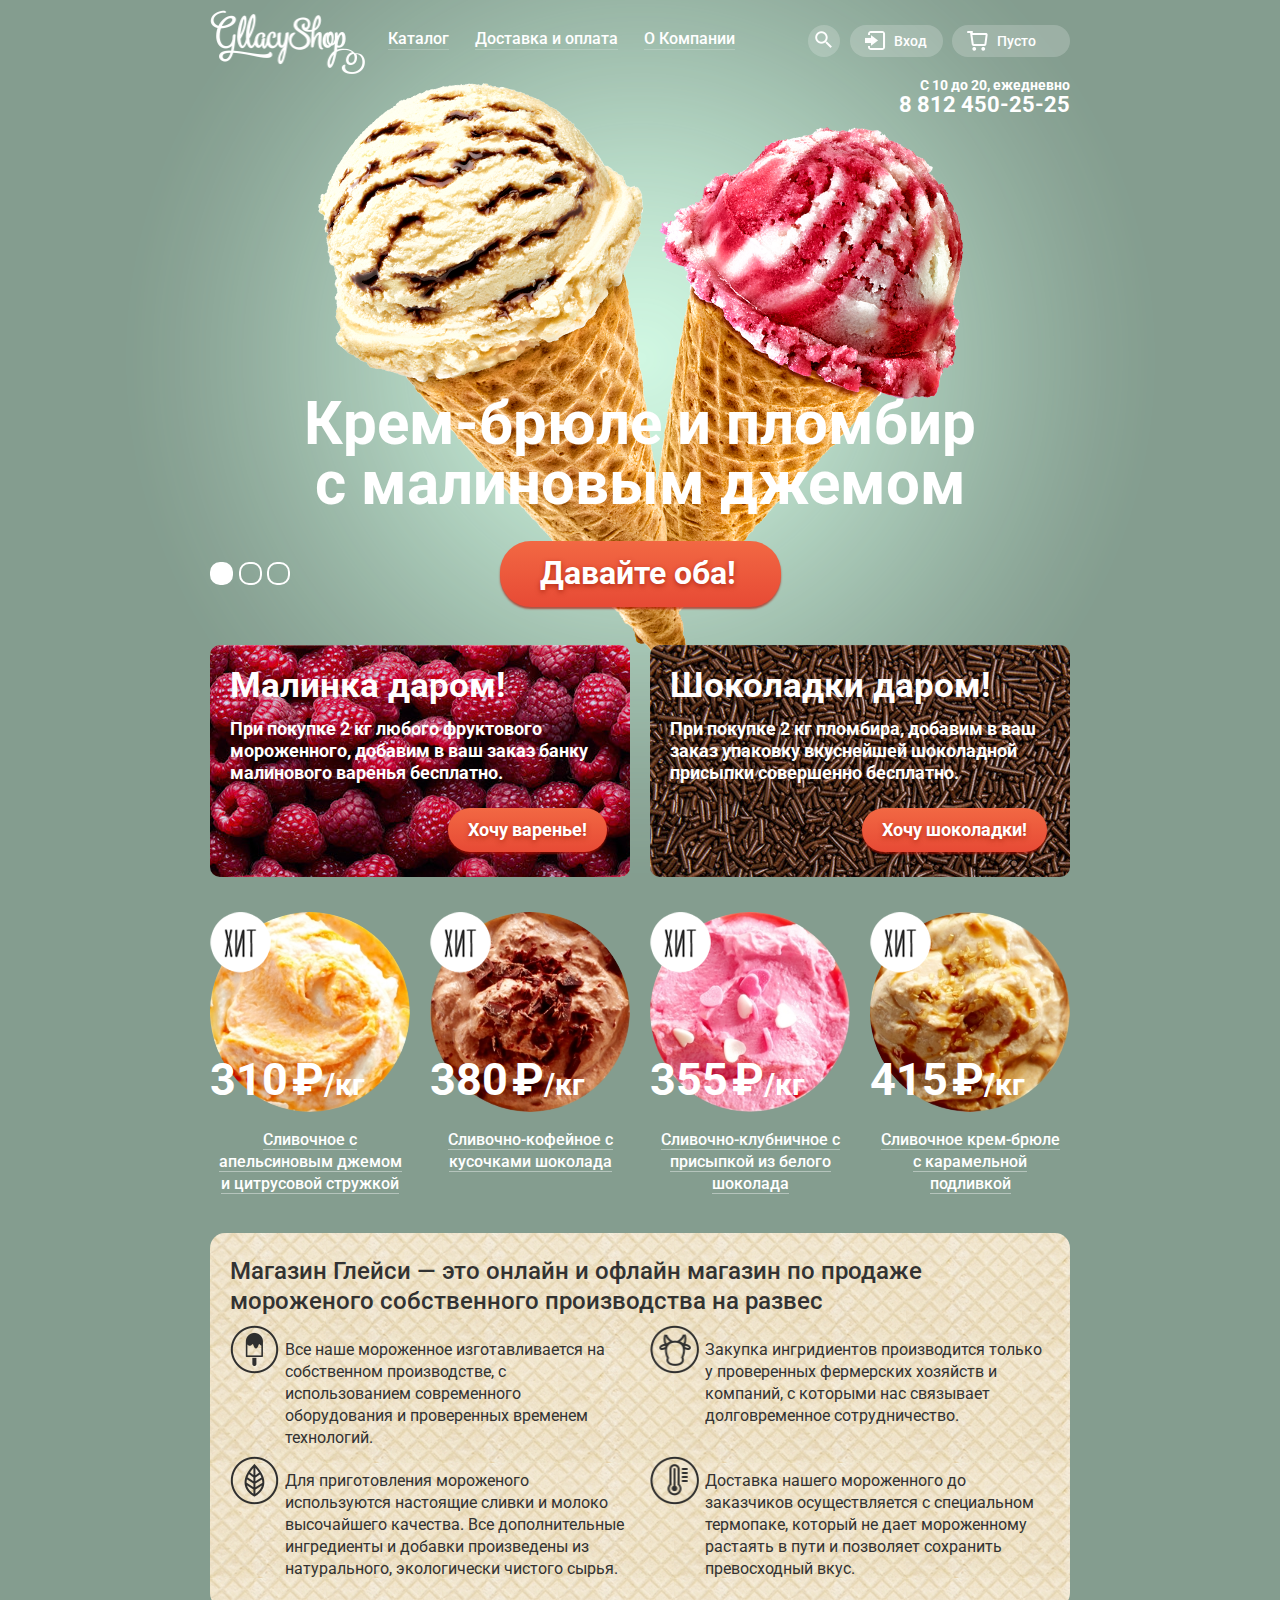
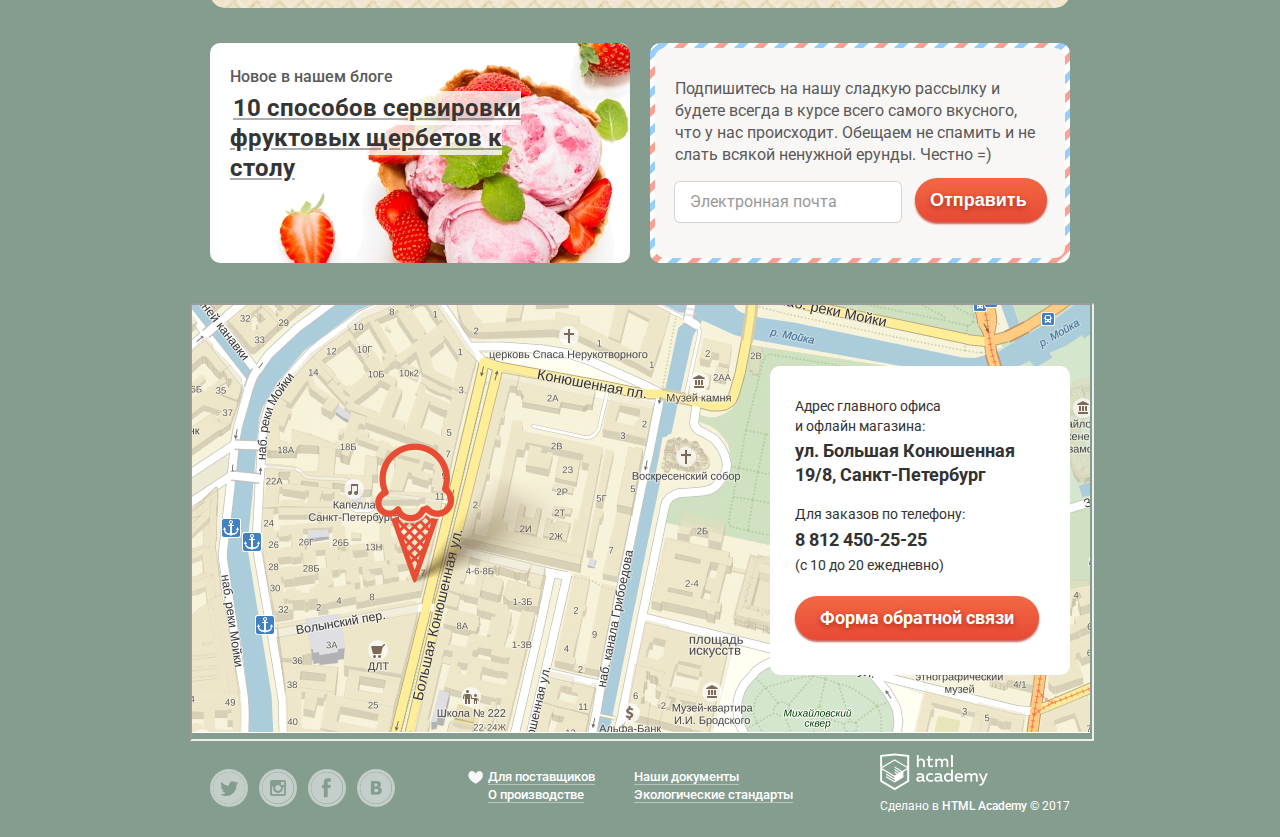
<file: index.html>
<!DOCTYPE html>
<html lang="ru">
    <head>
        <meta charset="utf-8">
        <title>HTML Academy: Глейси</title>
        <link href="https://fonts.googleapis.com/css?family=Roboto:400,500,700&amp;subset=cyrillic" rel="stylesheet">
        <link rel="stylesheet" href="css/normalize.css">
        <link rel="stylesheet" href="css/style.min.css">
    </head>
    <body class="home-page">
        <input type="radio" id="slider-radio-1" name="toogle" checked>
        <input type="radio" id="slider-radio-2" name="toogle">
        <input type="radio" id="slider-radio-3" name="toogle">
        <div class="site-wrapper">
            <div class="container clearfix">
                <header class="main-header clearfix">
                    <div class="header-left">
                        <img class="header-logo" src="img/logo.png" width="155" height="64" alt="Логотип Gllacy shop">
                        <nav class="main-nav">
                            <ul>
                                <li class="subnav navigation-list">
                                    <a href="#">Каталог</a>
                                    <ul class="subnav-hidden">
                                        <li><a class="subnav-list subnav-title" href="#">Новинки</a></li>
                                        <li><a class="subnav-list" href="catalog.html">Сливочное</a></li>
                                        <li><a class="subnav-list" href="#">Щербеты</a></li>
                                        <li><a class="subnav-list" href="#">Фруктовый лед</a></li>
                                        <li><a class="subnav-list" href="#">Мелорин</a></li>
                                    </ul>
                                </li>
                                <li class="navigation-list"><a href="#">Доставка и оплата</a></li>
                                <li class="navigation-list"><a href="#">О Компании</a></li>
                            </ul>
                        </nav>
                    </div>
                    <div class="header-right">
                        <ul class="header-right-menu">
                            <li class="header-search">
                                <a class="search-btn header-btn" href="#">Поиск</a>
                                <form class="search-form form-hidden1" action="#" method="get">
                                    <input type="submit" value="Поиск">
                                    <input id="search-field" type="search" name="search" required>
                                    <label for="search-field">Что ищем?</label>
                                </form>
                            </li>
                            <li class="header-login">
                                <a class="header-login-btn header-btn" href="#">Вход</a>
                                <div class="form-hidden">
                                    <form class="login-form " action="#" method="post">
                                        <input id="email-field" type="text" name="text" required>
                                        <label for="email-field">Электронная почта</label>
                                        <input id="password-field" type="password" name="password" required>
                                        <label for="password-field">Пароль</label>
                                        <input class="btn" type="submit" name="send-button" value="Войти">
                                    </form>
                                    <a class="forget-pass" href="#">Забыли пароль?</a>
                                    <a class="new-reg" href="#">Новая регистрация</a>
                                </div>
                            </li>
                            <li>
                                <a class="basket-empty-btn header-btn" href="#">Пусто</a>
                            </li>
                        </ul>
                        <div class="header-contacts">
                            <div class="schedule">С 10 до 20, ежедневно</div>
                            <div class="tel">8 812 450-25-25</div>
                        </div>
                    </div>
                </header>
                
                <section class="slider">
                    <div class="slider-1">
                        <div class="slider-title">
                            Крем-брюле и пломбир с малиновым джемом
                        </div>
                        <a class="slider-purchase-btn btn" href="#">Давайте оба!</a>
                    </div>
                    <div class="slider-2">
                        <div class="slider-title">
                            Шоколадный пломбир и лимонный сорбет
                        </div>
                        <a class="slider-purchase-btn btn" href="#">Давайте оба!</a>
                    </div>
                    <div class="slider-3">
                        <div class="slider-title">
                            Пломбир с помадкой и клубничный щербет
                        </div>
                        <a class="slider-purchase-btn btn" href="#">Давайте оба!</a>
                    </div>
                    <ul>
                        <li><label class="slider-btn slider-btn-1" for="slider-radio-1">1</label></li>
                        <li><label class="slider-btn slider-btn-2" for="slider-radio-2">2</label></li>
                        <li><label class="slider-btn slider-btn-3" for="slider-radio-3">3</label></li>
                    </ul>
                </section>
                
                <section class="bonus">
                    <div class="bonus-left">
                        <h2>Малинка даром!</h2>
                        <p>При покупке 2 кг любого фруктового мороженного, добавим в ваш заказ банку 
                        малинового варенья бесплатно.</p>
                        <a class="bonus-btn btn" href="#">Хочу варенье!</a>
                    </div>
                    <div class="bonus-right">
                        <h2>Шоколадки даром!</h2>
                        <p>При покупке 2 кг пломбира, добавим в ваш заказ упаковку вкуснейшей
                        шоколадной присыпки совершенно бесплатно.</p>
                        <a class="bonus-btn btn" href="#"> Хочу шоколадки!</a>
                    </div>
                </section>
                
                <section class="gallery">
                    <div class="gallery-container">
                        <div class="gallery-item hit">
                            <img class="item-icon" src="img/item-orange.jpg" width="200" height="200" alt=" ">
                            <div class="item-title">310 <span class="currency">&#8381;</span><span class="measure">/кг</span></div>
                            <a class="item-description" href="#">
                                <span class="underline">Сливочное с апельсиновым джемом и цитрусовой стружкой</span>
                            </a>
                            <a class="item-btn btn" href="#">Быстрый просмотр</a>
                        </div>
                        <div class="gallery-item hit">
                            <img class="item-icon" src="img/item-cofee.jpg" width="200" height="200" alt=" ">
                            <div class="item-title">380 <span class="currency">&#8381;</span><span class="measure">/кг</span></div>
                            <a class="item-description" href="#">
                                <span class="underline">Сливочно-кофейное с кусочками шоколада</span>
                            </a>
                            <a class="item-btn btn" href="#">Быстрый просмотр</a>
                        </div>
                        <div class="gallery-item hit">
                            <img class="item-icon" src="img/item-strawberry.jpg" width="200" height="200" alt=" ">
                            <div class="item-title">355 <span class="currency">&#8381;</span><span class="measure">/кг</span></div>
                            <a class="item-description" href="#">
                                <span class="underline">Сливочно-клубничное с присыпкой из белого шоколада</span>
                            </a>
                            <a class="item-btn btn" href="#">Быстрый просмотр</a>
                        </div>
                        <div class="gallery-item hit">
                            <img class="item-icon" src="img/item-caramel.jpg" width="200" height="200" alt=" ">
                            <div class="item-title">415 <span class="currency">&#8381;</span><span class="measure">/кг</span></div>
                            <a class="item-description" href="#">
                                <span class="underline">Сливочное крем-брюле с карамельной подливкой</span>
                            </a>
                            <a class="item-btn btn" href="#">Быстрый просмотр</a>
                        </div>
                    </div>
                </section>
                
                <section class="features">
                    <h2>Магазин Глейси — это онлайн и офлайн магазин по продаже мороженого собственного производства на развес</h2>
                    <div class="features-flex-container">
                        <div class="features-item manufacture">
                            <img class="features-icon manufacture-icon" src="img/features-icon1.png" width="49" height="49" alt=" ">
                            <p>Все наше мороженное изготавливается на собственном производстве, с 
                            использованием современного оборудования и проверенных временем технологий.</p>
                        </div>
                        <div class="features-item suppliers">
                            <img class="features-icon suppliers-icon" src="img/features-icon3.png" width="49" height="49" alt=" ">
                            <p>Закупка ингридиентов производится только у проверенных фермерских
                            хозяйств и компаний, с которыми нас связывает долговременное сотрудничество.</p>
                        </div>
                        <div class="features-item ingredients">
                            <img class="features-icon ingredients-icon" src="img/features-icon2.png" width="49" height="49" alt=" ">
                            <p>Для приготовления мороженого используются настоящие сливки и молоко
                            высочайшего качества. Все дополнительные ингредиенты и добавки произведены из
                            натурального, экологически чистого сырья.</p>
                        </div>
                        <div class="features-item packing">
                            <img class="features-icon packing-icon" src="img/features-icon4.png" width="49" height="49" alt=" ">
                            <p>Доставка нашего мороженного до заказчиков осуществляется с специальном 
                            термопаке, который не дает мороженному растаять в пути и позволяет сохранить
                            превосходный вкус. </p>
                        </div>
                    </div>
                </section>
                
                <section class="news">
                    <article class="news-blog">
                        <h2>Новое в нашем блоге</h2>
                        <a class="news-blog-title" href="#"><span class="underline">10 способов сервировки фруктовых щербетов к столу</span></a>
                    </article>
                    <div class="news-subscription">
                        <p>Подпишитесь на нашу сладкую рассылку и будете всегда в курсе всего самого
                        вкусного, что у нас  происходит. Обещаем не спамить и не слать всякой ненужной
                        ерунды. Честно =)</p>
                        <form class="subscription-form" action="#" method="post">
                            <input id="news-email-field" type="text" name="mail" required>
                            <label for="news-email-field">Электронная почта</label>
                            <input class="form-btn btn" type="submit" value="Отправить">
                        </form>
                    </div>
                </section>
            </div>
            
            <div class="location">
                <div class="map">
                    <iframe src="https://api-maps.yandex.ru/frame/v1/-/C6uRbILg" width="900" height="434"></iframe>
                    <div class="container">
                        <div class="location-address">
                            <div class="address-title">
                                Адрес главного офиса
                                и офлайн магазина:
                            </div>
                            <div class="address-content">
                                ул. Большая Конюшенная
                                19/8, Санкт-Петербург
                            </div>
                            <div class="tel-title">
                                Для заказов по телефону:
                            </div>
                            <div class="tel-content">
                                8 812 450-25-25
                            </div>
                            <div class="address-schedule">
                                (с 10 до 20 ежедневно)
                            </div>
                            <a class="location-btn btn" href="#">Форма обратной связи</a>
                        </div>
                    </div>
                </div>
            </div>
            
            <footer class="main-footer">
                <div class="container">
                    <div class="footer-social">
                        <a class="tw-btn footer-btn" href="#">Твиттер"</a>
                        <a class="inst-btn footer-btn" href="#">Инстаграм"</a>
                        <a class="fb-btn footer-btn" href="#">Фейсбук"</a>
                        <a class="vk-btn footer-btn" href="#">Вконтакте</a>
                    </div>
                    <div class="footer-menu">
                        <ul class="sub-menu-left">
                            <li class="bold"><a href="#">Для поставщиков</a></li> 
                            <li><a href="#">О производстве</a></li>
                        </ul>
                        <ul class="sub-menu-right">
                            <li><a href="#">Наши документы</a></li>
                            <li><a href="#">Экологические стандарты</a></li>
                        </ul>   
                    </div>
                    <div class="copyright">
                        <a class="footer-logo" href="https://htmlacademy.ru/intensive/htmlcss"><img src="img/academy-logo.png" width="108" height="38" alt="Логотип HTML Academy"></a>
                        <p>Сделано в <a class="copyright-link" href="https://htmlacademy.ru/intensive/htmlcss">HTML Academy</a> &copy; 2017</p>
                    </div>
                </div>
            </footer>
            <form class="modal-form" action="#" method="post">
                <h3>Мы обязательно вам ответим!</h3>
                <input id="first-name-field" type="text" name="first-name" required>
                <label for="first-name-field">Как вас зовут?</label>
                
                <input id="model-email-field" type="text" name="email" required>
                <label for="model-email-field">Ваша почта для ответа?</label>
                
                <textarea id="comments" required></textarea>
                <label for="comments">Напишите что-нибудь...</label>
                <input class="btn" type="submit" name="send-button" value="Отправить">
                <button class="close-btn" type="button" name="close"></button>
            </form>
        </div>
        <script src="js/flexibility.js"></script>
        <script src="js/script.min.js"></script>
    </body>
</html>
</file>
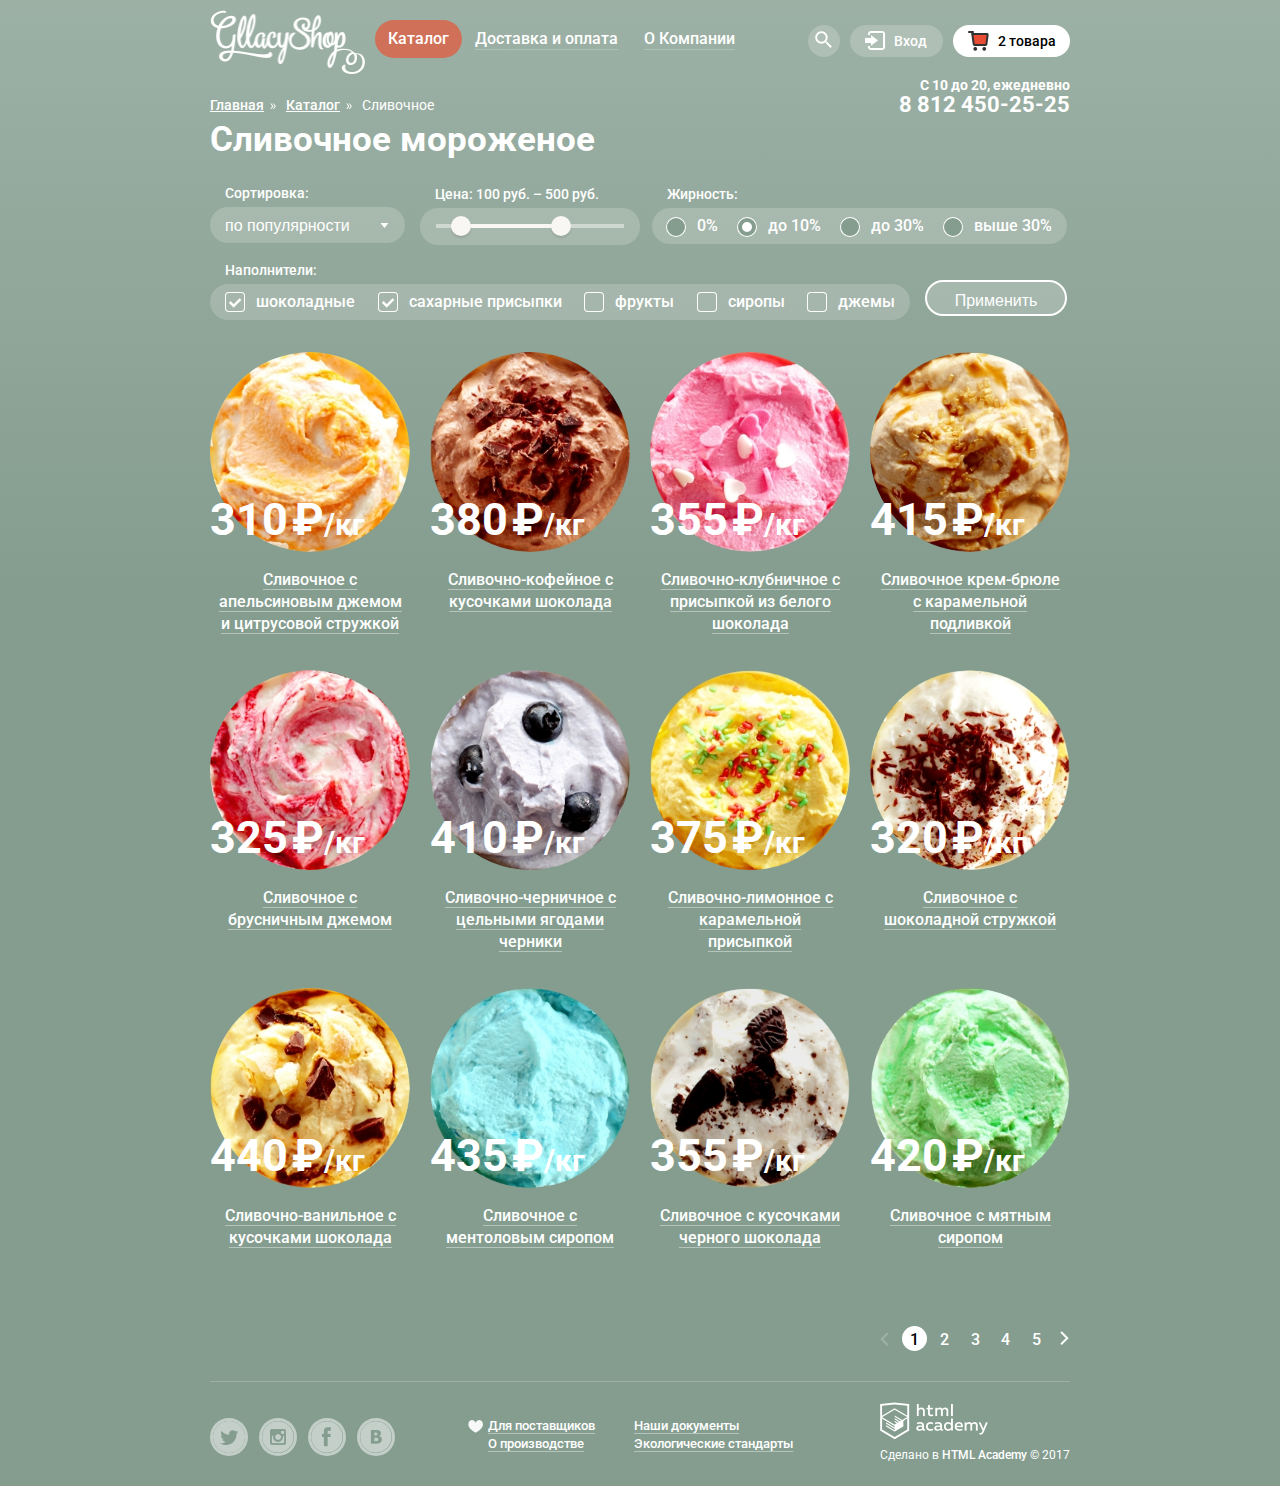
<file: catalog.html>
<!DOCTYPE html>
<html lang="ru">
    <head>
        <meta charset="utf-8">
        <title>HTML Academy: Глейси</title>
        <link href="https://fonts.googleapis.com/css?family=Roboto:400,500,700&amp;subset=cyrillic" rel="stylesheet">
        <link rel="stylesheet" href="css/normalize.css">
        <link rel="stylesheet" href="css/style.min.css">
    </head>
    <body class="catalog-page">
        <div class="container">
            <header class="main-header">   
                <div class="header-left">
                    <a class="header-logo" href="index.html"><img  src="img/logo.png" width="155" height="64" alt="Логотип Gllacy shop"></a>
                    <nav class="main-nav">
                        <ul>
                            <li class="subnav navigation-list">
                                <a class="subnav-current" href="#">Каталог</a>
                                <ul class="subnav-hidden">
                                    <li><a class="subnav-list subnav-title" href="#">Новинки</a></li>
                                    <li class="subnav-active"><a class="subnav-list">Сливочное</a></li>
                                    <li><a class="subnav-list" href="#">Щербеты</a></li>
                                    <li><a class="subnav-list" href="#">Фруктовый лед</a></li>
                                    <li><a class="subnav-list" href="#">Мелорин</a></li>
                                </ul>
                            </li>
                            <li class="navigation-list"><a href="#">Доставка и оплата</a></li>
                            <li class="navigation-list"><a href="#">О Компании</a></li>
                        </ul>
                    </nav>
                </div>
                <div class="header-right">
                    <ul class="header-right-menu">
                        <li class="header-search">
                            <a class="search-btn header-btn" href="#">Поиск</a>
                            <form class="search-form form-hidden1" action="#" method="get">
                                <input type="submit" value="Поиск">
                                <input id="search-field" type="search" name="search" required>
                                <label for="search-field">Что ищем?</label>
                            </form>
                        </li>
                        <li class="header-login">
                            <a class="header-login-btn header-btn" href="#">Вход</a>
                            <div class="form-hidden">
                                <form class="login-form " action="#" method="post">
                                    <input id="email-field" type="text" name="email" required>
                                    <label for="email-field">Электронная почта</label>
                                    <input id="password-field" type="password" name="password" required>
                                    <label for="password-field">Пароль</label>
                                    <input class="btn" type="submit" name="send-button" value="Войти">
                                </form>
                                <a class="forget-pass" href="#">Забыли пароль?</a>
                                <a class="new-reg" href="#">Новая регистрация</a>
                            </div>
                        </li>
                        <li class="header-basket">
                            <a class="basket-full-btn header-btn" href="#">2 товара</a>
                            <div class="basket-hidden">
                                <table>
                                    <tr>
                                        <td class="close"><button></button></td>
                                        <td class="basket-icon" ><img src="img/item-orange.jpg" width="33" height="33" alt=" "></td>
                                        <td class="basket-description">Пломбир с апельсиновым джемом</td>
                                        <td class="basket-price">1,5 кг х <span class="price">200 руб.</span></td>
                                        <td class="basket-cost">300 руб.</td>
                                    </tr>
                                    <tr>
                                        <td class="close"><button></button></td>
                                        <td class="basket-icon"><img src="img/item-strawberry.jpg" width="33" height="33" alt=" "></td>
                                        <td class="basket-description">Клубничный пломбир с присыпкой из белого шоколада</td>
                                        <td class="basket-price">1,5 кг х <span class="price">300 руб.</span></td>
                                        <td class="basket-cost">450 руб.</td>
                                    </tr>
                                </table>
                                <div class="basket-total">Итого: 750 руб.</div>
                                <a class="basket-buy-btn btn" href="#">Оформить заказ</a>
                            </div>
                        </li>
                    </ul>
                    <div class="header-contacts">
                        <div class="schedule">С 10 до 20, ежедневно</div>
                        <div class="tel">8 812 450-25-25</div>
                    </div>
                </div>
            </header>
            
            <section class="breadcrumbs">           
                <ul>
                    <li><a href="index.html">Главная</a></li>
                    <li><a href="#">Каталог</a></li>
                    <li class="breadcrumbs-active">Сливочное</li>
                </ul>
            </section>
            
            <section class="main-catalog">
                <h1>Сливочное мороженое</h1>
                <form action="#" method="post">
                    <div class="form-block sorting">
                        <label for="sorting-field">Сортировка:</label>
                        <select id="sorting-field" name="sorting">
                            <option value="popularity">по популярности</option>
                            <option value="cheapfirst">сначала недорогие</option>
                            <option value="expensivefirst">сначала дорогие</option>
                            <option value="fatcontent">по жирности</option>
                        </select>
                    </div>
                    <div class="form-block price">
                        <label class="price-field">Цена: 100 руб. – 500 руб.</label>
                        <div class="price-field price-range">
                            <div class="scale">
                                <div class="toogle toogle-min"></div>
                                <div class="bar"></div>
                                <div class="toogle toogle-max"></div>
                            </div>
                        </div>
                    </div>
                    <div class="form-block fatcontent">
                        <h2>Жирность:</h2>
                        <div class="fatcontent-container">
                            <input id="fatcontent-0" type="radio" name="fatcontent" value="0">
                            <label for="fatcontent-0">0%</label>
                            
                            <input id="fatcontent-less10" type="radio" name="fatcontent" value="less10" checked>
                            <label for="fatcontent-less10">до 10%</label>
                            
                            <input id="fatcontent-less30" type="radio" name="fatcontent" value="less30">
                            <label for="fatcontent-less30">до 30%</label>   
                            
                            <input id="fatcontent-more30" type="radio" name="fatcontent" value="more30">
                            <label for="fatcontent-more30">выше 30%</label>
                        </div>
                    </div>
                    <div class="form-block filler">
                        <h2>Наполнители:</h2>
                        <div class="filler-container">
                            <input id="filler-chocolate" type="checkbox" name="chocolate" checked>
                            <label for="filler-chocolate">шоколадные</label>
                            
                            <input id="filler-powder" type="checkbox" name="powder" checked>
                            <label for="filler-powder">сахарные присыпки</label>
                            
                            <input id="filler-fruits" type="checkbox" name="fruits" >
                            <label for="filler-fruits">фрукты</label>
                            
                            <input id="filler-syrup" type="checkbox" name="syrup" >
                            <label for="filler-syrup">сиропы</label>
                            
                            <input id="filler-jam" type="checkbox" name="jam" >
                            <label for="filler-jam">джемы</label>
                        </div>
                    </div>
                    <input class="form-block form-block-btn" type="submit" value="Применить">
                </form>
            </section>
            
            <section class="gallery main-gallery">
                <div class="gallery-container">
                    <div class="gallery-item">
                        <img class="item-icon" src="img/item-orange.jpg" width="200" height="200"  alt=" ">
                        <div class="item-title">310 <span class="currency">&#8381;</span><span class="measure">/кг</span></div>
                        <a class="item-description" href="#">
                            <span class="underline">Сливочное с апельсиновым джемом и цитрусовой стружкой</span>   
                        </a>
                        <a class="item-btn btn" href="#">Быстрый просмотр</a>
                    </div>
                    <div class="gallery-item">
                        <img class="item-icon" src="img/item-cofee.jpg" width="200" height="200" alt=" ">
                        <div class="item-title">380 <span class="currency">&#8381;</span><span class="measure">/кг</span></div>
                        <a class="item-description" href="#">
                            <span class="underline">Сливочно-кофейное с кусочками шоколада</span>
                        </a>
                        <a class="item-btn btn" href="#">Быстрый просмотр</a>
                    </div>
                    <div class="gallery-item">
                        <img class="item-icon" src="img/item-strawberry.jpg" width="200" height="200" alt=" ">
                        <div class="item-title">355 <span class="currency">&#8381;</span><span class="measure">/кг</span></div>
                        <a class="item-description" href="#">
                            <span class="underline">Сливочно-клубничное с присыпкой из белого шоколада</span>
                        </a>
                        <a class="item-btn btn" href="#">Быстрый просмотр</a>
                    </div>
                    <div class="gallery-item">
                        <img class="item-icon" src="img/item-caramel.jpg" width="200" height="200" alt=" ">
                        <div class="item-title">415 <span class="currency">&#8381;</span><span class="measure">/кг</span></div>
                        <a class="item-description" href="#">
                            <span class="underline">Сливочное крем-брюле с карамельной подливкой</span>
                        </a>
                        <a class="item-btn btn" href="#">Быстрый просмотр</a>
                    </div>
                    <div class="gallery-item">
                        <img class="item-icon" src="img/item-cowberry.jpg" width="200" height="200" alt=" ">
                        <div class="item-title">325 <span class="currency">&#8381;</span><span class="measure">/кг</span></div>
                        <a class="item-description" href="#">
                            <span class="underline">Сливочное с брусничным джемом</span>
                        </a>
                        <a class="item-btn btn" href="#">Быстрый просмотр</a>
                    </div>
                    <div class="gallery-item">
                        <img class="item-icon" src="img/item-bilberry.jpg" width="200" height="200" alt=" ">
                        <div class="item-title">410 <span class="currency">&#8381;</span><span class="measure">/кг</span></div>
                        <a class="item-description" href="#">
                            <span class="underline">Сливочно-черничное с цельными ягодами черники</span>
                        </a>
                        <a class="item-btn btn" href="#">Быстрый просмотр</a>
                    </div>
                    <div class="gallery-item">
                        <img class="item-icon" src="img/item-lemon.jpg" width="200" height="200" alt=" ">
                        <div class="item-title">375 <span class="currency">&#8381;</span><span class="measure">/кг</span></div>
                        <a class="item-description" href="#">
                            <span class="underline">Сливочно-лимонное с карамельной присыпкой</span>
                        </a>
                        <a class="item-btn btn" href="#">Быстрый просмотр</a>
                    </div>
                    <div class="gallery-item">
                        <img class="item-icon" src="img/item-chocolate.jpg" width="200" height="200" alt=" ">
                        <div class="item-title">320 <span class="currency">&#8381;</span><span class="measure">/кг</span></div>
                        <a class="item-description" href="#">
                            <span class="underline">Сливочное с шоколадной стружкой</span>
                        </a>
                        <a class="item-btn btn" href="#">Быстрый просмотр</a>
                    </div>
                    <div class="gallery-item">
                        <img class="item-icon" src="img/item-vanilla.jpg" width="200" height="200" alt=" ">
                        <div class="item-title">440 <span class="currency">&#8381;</span><span class="measure">/кг</span></div>
                        <a class="item-description" href="#">
                            <span class="underline">Сливочно-ванильное с кусочками шоколада</span>
                        </a>
                        <a class="item-btn btn" href="#">Быстрый просмотр</a>
                    </div>
                    <div class="gallery-item">
                        <img class="item-icon" src="img/item-menthol.jpg" width="200" height="200" alt=" ">
                        <div class="item-title">435 <span class="currency">&#8381;</span><span class="measure">/кг</span></div>
                        <a class="item-description" href="#">
                            <span class="underline">Сливочное с ментоловым сиропом</span>
                        </a>
                        <a class="item-btn btn" href="#">Быстрый просмотр</a>
                    </div>
                    <div class="gallery-item">
                        <img class="item-icon" src="img/item-black-chocolate.jpg" width="200" height="200" alt=" ">
                        <div class="item-title">355 <span class="currency">&#8381;</span><span class="measure">/кг</span></div>
                        <a class="item-description" href="#">
                            <span class="underline">Сливочное с кусочками черного шоколада</span>
                        </a>
                        <a class="item-btn btn" href="#">Быстрый просмотр</a>
                    </div>
                    <div class="gallery-item">
                        <img class="item-icon" src="img/item-mint.jpg" width="200" height="200" alt=" ">
                        <div class="item-title">420 <span class="currency">&#8381;</span><span class="measure">/кг</span></div>
                        <a class="item-description" href="#">
                            <span class="underline">Сливочное с мятным сиропом</span>
                        </a>
                        <a class="item-btn btn" href="#">Быстрый просмотр</a>
                    </div>
                </div>
                <ul class="gallery-paginator">
                    <li><a class="paginator-prev paginator-disabled">prev</a></li>
                    <li><a class="paginator-active">1</a></li>
                    <li><a class="paginator-btn" href="#">2</a></li>
                    <li><a class="paginator-btn" href="#">3</a></li>
                    <li><a class="paginator-btn" href="#">4</a></li>
                    <li><a class="paginator-btn" href="#">5</a></li>
                    <li><a class="paginator-next paginator-btn" href="#">next</a></li>
                </ul>
            </section>
        </div>
        
        <footer class="main-footer">
            <div class="container">
                <div class="footer-social">
                    <a class="tw-btn footer-btn" href="#">Твиттер"</a>
                    <a class="inst-btn footer-btn" href="#">Инстаграм"</a>
                    <a class="fb-btn footer-btn" href="#">Фейсбук"</a>
                    <a class="vk-btn footer-btn" href="#">Вконтакте</a>
                </div>
                <div class="footer-menu">
                    <ul class="sub-menu-left">
                        <li class="bold"><a href="#">Для поставщиков</a></li> 
                        <li><a href="#">О производстве</a></li>
                    </ul>
                    <ul class="sub-menu-right">
                        <li><a href="#">Наши документы</a></li>
                        <li><a href="#">Экологические стандарты</a></li>
                    </ul>   
                </div>
                <div class="copyright">
                    <a class="footer-logo" href="https://htmlacademy.ru/intensive/htmlcss"><img src="img/academy-logo.png" width="108" height="38" alt="Логотип HTML Academy"></a>
                    <p>Сделано в <a class="copyright-link" href="https://htmlacademy.ru/intensive/htmlcss">HTML Academy</a> &copy; 2017</p>
                </div>
            </div>
        </footer>
        <script src="js/flexibility.js"></script>
    </body>
</html>
</file>
<file: css/style.min.css>
body,html{margin:0;padding:0}body{font-family:"Roboto","Verdana",sans-serif;font-size:16px;color:#fff}.catalog-page{background-color:#849d8f;background-image:linear-gradient(rgba(255,255,255,.2),#849d8f 40%)}.site-wrapper{margin:0;padding:0;background-position:top center;background-repeat:no-repeat}.btn,a{color:#fff}a{font-weight:500}a:hover{color:#ffbc9e}.btn{text-decoration:none;text-shadow:0 2px 5px rgba(160,32,11,.76);-webkit-box-shadow:0 2px 2px rgba(172,16,0,.64);box-shadow:0 2px 2px rgba(172,16,0,.64);background-color:#fff;background-image:-webkit-gradient(linear,left bottom,left top,from(#e74a35),to(#f26843));background-image:linear-gradient(to top,#e74a35 0%,#f26843 100%);cursor:pointer}.btn:hover{color:#fff;background:-webkit-gradient(linear,left top,left bottom,from(#f58669),to(#ec6f5e));background:linear-gradient(to bottom,#f58669 0%,#ec6f5e 100%);-webkit-box-shadow:0 2px 2px #ac1000;box-shadow:0 2px 2px #ac1000}.btn:active{background:-webkit-gradient(linear,left top,left bottom,from(#d84732),to(#e1613e));background:linear-gradient(to bottom,#d84732 0%,#e1613e 100%);-webkit-box-shadow:inset 0 2px 2px #ac1000;box-shadow:inset 0 2px 2px #ac1000}body>input[type=radio]{display:none}.container{margin:0 auto;padding:0 20px;width:860px}.main-header{margin:0;padding:5px 0 0;display:-webkit-box;display:-ms-flexbox;display:flex;-webkit-box-pack:justify;-ms-flex-pack:justify;justify-content:space-between}.header-left{margin-top:5px}.header-logo,.main-nav{float:left}.main-nav>ul{font-size:0;width:375px}.main-nav li{margin:0 30px 0 -30px;padding:0 0 10px;list-style:none}.navigation-list{display:inline-block;position:relative;vertical-align:top}.navigation-list:after{content:"";position:absolute;right:13px;bottom:18px;left:13px;border-bottom:1px solid rgba(255,255,255,.2)}.main-nav a{margin-top:10px;padding:10px 13px;display:block;font-size:16px;color:#fff;text-decoration:none;text-align:center}.main-nav a:hover{color:#333;background-color:#fff}.navigation-list>a{border-radius:26px}.navigation-list>a:active{-webkit-box-shadow:inset 0 2px 1px #696969;box-shadow:inset 0 2px 1px #696969;background-color:#ededed;background-color:rgba(248,247,244,.99)}.subnav{margin:0;padding:0;position:relative}.subnav .subnav-list{color:#333}.subnav-hidden{display:none;margin:0;padding:0 0 5px;position:absolute;top:50px;left:-5px;width:143px;-webkit-box-shadow:0 20px 20px rgba(0,0,0,.4);box-shadow:0 20px 20px rgba(0,0,0,.4);border-radius:5px;background-color:#f8f7f4;z-index:2}.subnav:hover .subnav-hidden{display:block}.subnav-hidden li{margin:0;padding:0;width:100%}.subnav-hidden li:first-child{padding-top:2px;margin-bottom:8px;position:relative}.subnav-hidden .subnav-title{font-size:14px;font-weight:700}.subnav-hidden li:first-child::after{margin-left:5px;margin-right:9px;display:block;content:" ";border-bottom:1px solid rgba(50,50,50,.2)}.subnav-hidden a{margin-top:4px;margin-bottom:4px;margin-left:0;padding:5px 0 5px 18px;font-size:14px;font-weight:400;line-height:16px;text-align:left;white-space:nowrap}.subnav-hidden a:hover{background-color:#fbded7}.subnav-hidden a:active{background-color:#f6b5a5}.catalog-page .subnav-current,.subnav-active{background-color:#d07058}.catalog-page .subnav::after{border-bottom:none}.subnav-active .subnav-list{color:#fff}.subnav-active .subnav-list:hover{color:#fff;background-color:#d07058}.header-right{width:262px}.header-right-menu{margin:0;padding:0;display:-webkit-box;display:-ms-flexbox;display:flex;-webkit-box-pack:justify;-ms-flex-pack:justify;justify-content:space-between;list-style:none}.header-right-menu li{position:relative;padding-bottom:10px}.search-form{display:none;position:absolute;right:0;margin-top:3px;padding:22px 18px 20px 17px;-webkit-box-shadow:0 20px 20px rgba(0,0,0,.4);box-shadow:0 20px 20px rgba(0,0,0,.4);background-color:#f9f7f5;border-radius:5px;z-index:2;width:305px}.header-basket:hover .basket-hidden,.header-login:hover .form-hidden,.header-search:hover .search-form,.search-btn:hover .search-form{display:block}.search-form input[type=submit]{display:block;margin:-57px 0 20px 292px;padding-right:0;font-size:0;width:32px;height:32px;border:0;border-radius:16px;background-color:transparent}.search-form input[type=submit]:hover{background-color:#fff;background-image:url(../img/sprite.png);background-repeat:no-repeat;background-position:2px -448px;background-size:auto;cursor:pointer}.search-form input[type=search]{margin-top:4px;padding:15px 10px 12px;width:285px;border:0;-webkit-box-shadow:0 0 0 1px rgba(178,178,178,.52);box-shadow:0 0 0 1px rgba(178,178,178,.52);border-radius:5px}.search-form input[type=search]:focus{font-weight:700;color:#323232}.search-form label{display:block;position:absolute;top:35px;left:30px;font-size:14px;font-weight:400;color:#999}.search-form input:focus~label,.search-form input[type=search]:valid~label{display:block;position:absolute;font-size:12px;margin-top:-29px;color:#5b9ddf}.search-form input[type=search]:hover{-webkit-box-shadow:0 0 0 2px rgba(178,178,178,.52);box-shadow:0 0 0 2px rgba(178,178,178,.52)}.header-right-menu .header-btn{position:relative;margin-top:20px;padding:8px;display:block;color:#fff;font-size:14px;font-weight:500;line-height:16px;text-decoration:none;background-color:rgba(255,255,255,.2);border-radius:16px}.header-right-menu .search-btn{padding:0;font-size:0;width:32px;height:32px}.header-login-btn::before,.header-login-btn:hover::before,.search-btn::before{position:absolute;top:6px;left:7px;display:block;content:" ";background-image:url(../img/sprite.png);background-repeat:no-repeat;width:17px;height:17px;background-position:-5px -428px}.header-right-menu .header-login-btn{padding-left:44px;padding-right:16px}.header-login-btn::before,.header-login-btn:hover::before{left:15px;width:21px;height:19px;background-position:-5px -215px}.header-login-btn:hover{color:#000;background-color:#fff}.header-login-btn:hover::before{background-position:-5px -244px}.form-hidden{display:none;position:absolute;right:0;margin-top:3px;padding:22px 18px 20px 17px;-webkit-box-sizing:border-box;box-sizing:border-box;background-color:#f9f7f5;border-radius:5px;-webkit-box-shadow:0 20px 20px rgba(0,0,0,.4);box-shadow:0 20px 20px rgba(0,0,0,.4);z-index:2}.form-hidden label{display:block;position:absolute;margin-top:-50px;margin-left:15px;font-size:14px;font-weight:400;color:#999}.form-hidden input[type=password]:focus~label[for=password-field],.form-hidden input[type=text]:focus~label[for=email-field]{display:block;position:absolute;font-size:12px;margin-top:-78px;margin-left:10px;color:#5b9ddf}.form-hidden input[type=password],.form-hidden input[type=text]{margin-bottom:22px;padding:12px 10px 12px 15px;width:220px;font-size:14px;color:#999;font-weight:400;border:0;border-radius:5px;-webkit-box-shadow:0 0 0 1px rgba(178,178,178,.52);box-shadow:0 0 0 1px rgba(178,178,178,.52)}.form-hidden input[type=password]:focus,.form-hidden input[type=text]:focus{font-weight:700;color:#323232}.form-hidden input[type=password]:hover,.form-hidden input[type=text]:hover{-webkit-box-shadow:0 0 0 2px rgba(178,178,178,.52);box-shadow:0 0 0 2px rgba(178,178,178,.52)}.form-hidden input[type=submit]{float:left;display:inline-block;vertical-align:top;padding:12px 25px;text-decoration:none;text-align:center;color:#fff;font-size:18px;font-weight:500;text-shadow:0 2px 5px rgba(160,32,11,.76);-webkit-box-shadow:0 2px 2px rgba(172,16,0,.64);box-shadow:0 2px 2px rgba(172,16,0,.64);background-color:#fff;background-image:-webkit-gradient(linear,left bottom,left top,from(#e74a35),to(#f26843));background-image:linear-gradient(to top,#e74a35 0%,#f26843 100%);border:0;border-radius:22px;cursor:pointer}.form-hidden input[type=submit]:hover{background:-webkit-gradient(linear,left top,left bottom,from(#f58669),to(#ec6f5e));background:linear-gradient(to bottom,#f58669 0%,#ec6f5e 100%);-webkit-box-shadow:0 2px 2px #ac1000;box-shadow:0 2px 2px #ac1000}.form-hidden input[type=submit]:active{background:-webkit-gradient(linear,left top,left bottom,from(#d84732),to(#e1613e));background:linear-gradient(to bottom,#d84732 0%,#e1613e 100%);-webkit-box-shadow:inset 0 2px 2px #ac1000;box-shadow:inset 0 2px 2px #ac1000}.form-hidden a{display:block;position:relative;margin-top:5px;margin-left:123px;margin-bottom:5px;font-size:13px;color:#333;text-decoration:none}.form-hidden a.forget-pass::after,.form-hidden a::after{display:block;content:" ";width:100%;height:1px;background-color:rgba(51,51,51,.3)}.form-hidden a.forget-pass::after{width:100px}.form-hidden a:hover{color:#ffbc9e}.form-hidden a.forget-pass:hover::after,.form-hidden a:hover::after{display:block;content:" ";width:100%;height:1px;background-color:rgba(255,188,158,.4)}.form-hidden a.forget-pass:hover::after{width:100px}.header-right-menu .basket-empty-btn{padding-left:45px;padding-right:34px}.basket-empty-btn::before{background-image:url(../img/sprite.png);background-repeat:no-repeat;height:20px;background-position:-5px -81px}.basket-empty-btn:hover,.basket-full-btn{color:#000;background-color:#fff}.basket-empty-btn::before,.basket-empty-btn:hover::before,.basket-full-btn::before{position:absolute;top:6px;left:15px;display:block;content:" ";width:21px}.basket-empty-btn:hover::before{height:19px;background-position:-5px -51px}.header-right-menu .basket-full-btn{padding-left:45px;padding-right:14px;color:#000;background-color:#fff}.basket-empty-btn:hover::before,.basket-full-btn::before,.close button{background-image:url(../img/sprite.png);background-repeat:no-repeat}.basket-full-btn::before{height:20px;background-position:-5px -111px}.basket-hidden{display:none;position:absolute;right:0;margin-top:3px;padding:0 18px 20px 17px;width:538px;-webkit-box-sizing:border-box;box-sizing:border-box;color:#000;background-color:#f9f7f5;border-radius:5px;-webkit-box-shadow:0 20px 20px rgba(0,0,0,.4);box-shadow:0 20px 20px rgba(0,0,0,.4);z-index:2}.basket-hidden table{margin-top:2px;border-spacing:0 15px}.basket-hidden td{vertical-align:center}.basket-icon img{margin-left:10px;border-radius:16px}.close button{width:12px;height:12px;background-color:transparent;background-position:-5px -167px;border:0;cursor:pointer}.basket-cost,.basket-description,.basket-price{font-size:13px;font-weight:400;line-height:16px;color:#323232}.basket-description{width:230px;padding-left:10px}.basket-cost,.basket-price{padding-left:15px}.basket-price .price{color:#999}.basket-cost{padding-left:28px}.basket-hidden table::after{display:block;position:absolute;margin-top:5px;content:" ";width:510px;height:1px;background-color:#cacac7}.basket-buy-btn,.basket-total{margin-right:-5px;font-weight:700}.basket-total{text-align:right;color:#323232;line-height:18px;margin-top:5px;font-size:15px}.basket-buy-btn{display:inline-block;float:right;margin-top:10px;padding:13px 15px;margin-left:auto;vertical-align:top;font-size:18px;border-radius:22px}.schedule,.tel{text-align:right;font-weight:700}.schedule{margin-top:10px;font-size:14px;line-height:16px}.tel{font-size:22px;line-height:24px}.slider{position:relative;margin-bottom:15px}.slider-title{padding-top:277px;padding-bottom:96px;margin-left:auto;margin-right:auto;width:690px;font-size:60px;font-weight:700;line-height:60px;text-align:center}.breadcrumbs li.breadcrumbs-active::after,.slider-1,.slider-2,.slider-3{display:none}.slider-purchase-btn{position:absolute;bottom:3px;display:inline-block;margin-top:30px;margin-left:290px;padding:10px 45px 12px 40px;vertical-align:top;text-align:center;font-size:32px;font-weight:700;line-height:44px;border-radius:31px}.slider ul{margin:0;padding:0;position:absolute;bottom:25px;display:-webkit-box;display:-ms-flexbox;display:flex;-webkit-box-pack:justify;-ms-flex-pack:justify;justify-content:space-between;width:80px}.slider li{list-style:none}.slider-btn{display:block;width:19px;height:19px;font-size:0;background-color:inherit;border:2px solid #fff;border-radius:10px;cursor:pointer}.slider-btn:hover{background-color:rgba(248,247,244,.4)}#slider-radio-1:checked~.site-wrapper{background-color:#849d8f;background-image:url(../img/slider1.png)}#slider-radio-2:checked~.site-wrapper{background-color:#8996a6;background-image:url(../img/slider2.png)}#slider-radio-3:checked~.site-wrapper{background-color:#9d8b84;background-image:url(../img/slider3.png)}#slider-radio-1:checked~.site-wrapper .slider-btn-1,#slider-radio-2:checked~.site-wrapper .slider-btn-2,#slider-radio-3:checked~.site-wrapper .slider-btn-3,.fatcontent input[id=fatcontent-0]:checked~label[for=fatcontent-0]::before,.fatcontent input[id=fatcontent-less10]:checked~label[for=fatcontent-less10]::before,.fatcontent input[id=fatcontent-less30]:checked~label[for=fatcontent-less30]::before,.fatcontent input[id=fatcontent-more30]:checked~label[for=fatcontent-more30]::before{background-color:#fff}#slider-radio-1:checked~.site-wrapper .slider-1,#slider-radio-2:checked~.site-wrapper .slider-2,#slider-radio-3:checked~.site-wrapper .slider-3{display:block}.bonus{display:-webkit-box;display:-ms-flexbox;display:flex;-webkit-box-pack:justify;-ms-flex-pack:justify;justify-content:space-between}.bonus-left,.bonus-right{position:relative;margin-top:20px;padding-bottom:88px;width:420px;border-radius:10px}.bonus-left h2,.bonus-left p,.bonus-right h2,.bonus-right p{margin-top:20px;margin-bottom:12px;padding-left:20px;font-size:35px;font-weight:700;line-height:41px}.bonus-left p,.bonus-right p{margin-top:0;margin-bottom:5px;font-size:18px;line-height:22px}.bonus-btn{position:absolute;bottom:25px;right:23px;display:inline-block;padding:10px 20px;vertical-align:bottom;font-size:18px;font-weight:700;line-height:24px;border-radius:22px}.bonus-left,.bonus-right{background-position:-10px top}.bonus-left{background:#7f0c33;background-image:url(../img/bonus-raspberry-background.jpg)}.bonus-right{background:#4d280f;background-image:url(../img/bonus-chocolate-background.jpg)}.gallery-container{margin:0 auto;display:-webkit-box;display:-ms-flexbox;display:flex;-webkit-box-pack:justify;-ms-flex-pack:justify;justify-content:space-between;-ms-flex-wrap:wrap;flex-wrap:wrap;width:860px}.gallery-item{position:relative;margin-top:25px;margin-bottom:-70px;padding-top:10px;width:200px}.gallery-item:hover::after,.hit::before{position:absolute;display:block;content:" "}.gallery-item:hover::after{top:5px;left:-10px;background-color:rgba(255,255,255,.2);-webkit-box-shadow:0 20px 20px rgba(0,0,0,.4);box-shadow:0 20px 20px rgba(0,0,0,.4);border-radius:5px;z-index:10;width:220px;height:100%}.item-icon{display:block;border-radius:100px}.hit::before{width:61px;height:61px;background-image:url(../img/hit.png)}.item-title{margin-top:-55px;font-weight:700;line-height:45px;font-size:45px}.currency{margin-left:-7px}.measure{font-size:30px}.item-description{position:relative;display:block;margin-top:22px;padding-left:8px;padding-right:8px;padding-bottom:70px;text-align:center;text-decoration:none;font-size:16px;font-weight:500;line-height:22px;z-index:11}.underline{margin-top:-2px;border-bottom:1px solid rgba(255,255,255,.4)}.gallery-item:hover .underline{border-bottom:1px solid transparent}.item-btn{display:none;position:absolute;margin-top:-60px;margin-left:4px;padding:10px 14px;font-size:18px;font-weight:700;line-height:24px;border-radius:22px;z-index:11}.gallery-item:hover .item-btn,.modal-form input{display:block}.main-gallery{margin-top:-5px}.features{margin-top:38px;color:#323232;border-radius:15px;background:#ecdcbc;background-image:url(../img/features-pattern.jpg)}.features h2{padding-top:23px;padding-left:20px;padding-right:20px;margin-bottom:7px;font-size:24px;font-weight:500;line-height:30px}.features-flex-container{padding:0 20px 23px;display:-webkit-box;display:-ms-flexbox;display:flex;-webkit-box-pack:justify;-ms-flex-pack:justify;justify-content:space-between;-ms-flex-wrap:wrap;flex-wrap:wrap}.features-item,.news-blog a{position:relative;width:400px}.features-icon{display:block;content:" ";top:2px;position:absolute}.features-item p{margin-left:55px;margin-bottom:5px;font-size:16px;font-weight:400;line-height:22px}.news{padding-bottom:7px;display:-webkit-box;display:-ms-flexbox;display:flex;-webkit-box-pack:justify;-ms-flex-pack:justify;justify-content:space-between}.news-blog,.news-subscription{margin-top:35px;width:420px;height:220px;border-radius:10px}.news-blog{background:#fff;background-image:url(../img/blog.jpg);background-repeat:no-repeat;background-position:-138px 0}.news-blog h2,.news-subscription p{font-size:16px;line-height:22px;color:#5a5a5a}.news-blog h2{margin-bottom:5px;margin-top:23px;margin-left:20px;font-weight:500}.news-blog a{margin-left:20px;display:block;width:300px;font-size:24px;font-weight:700;line-height:30px;color:rgba(51,51,51,.4)}.news-blog .underline{padding:3px;color:#353535;background-color:rgba(255,255,255,.8);border:0}.news-blog a:hover{color:rgba(255,188,158,.4)}.news-blog-title:hover .underline{color:#ffbc9e}.news-subscription{position:relative;background:#f9f7f5;background-image:url(../img/submit-border-pattern.jpg)}.news-subscription::before{margin-top:5px;margin-left:5px;display:block;content:" ";width:410px;height:210px;border-radius:10px;background:#f9f7f5}.news-subscription p{position:absolute;margin-top:-180px;margin-left:25px;margin-right:25px;font-weight:400}.subscription-form{position:absolute;top:120px;margin-top:15px;margin-left:25px}.subscription-form input[type=text]{margin-right:10px;padding:8px 8px 8px 15px;width:203px;color:#999;font-size:16px;font-weight:400;line-height:24px;border:0;border-radius:5px;-webkit-box-shadow:0 0 0 1px rgba(178,178,178,.52);box-shadow:0 0 0 1px rgba(178,178,178,.52)}.subscription-form input[type=text]:focus{font-weight:700;color:#323232}.subscription-form input[type=text]:hover{-webkit-box-shadow:0 0 0 2px rgba(178,178,178,.52);box-shadow:0 0 0 2px rgba(178,178,178,.52)}.subscription-form label{display:block;position:absolute;top:15px;left:15px;font-size:16px;font-weight:400;color:#999}.subscription-form input[type=text]:focus~label[for=news-email-field]{display:block;position:absolute;font-size:12px;margin-top:-25px;color:#5b9ddf}.subscription-form input[type=submit]{display:inline-block;padding:10px 20px 10px 15px;vertical-align:bottom;font-size:18px;font-weight:700;line-height:24px;border:0;border-radius:22px}.modal-form{display:none;position:fixed;top:50%;left:50%;margin-left:-235px;margin-top:-218px;padding:17px 18px 20px 22px;-webkit-box-sizing:border-box;box-sizing:border-box;width:476px;background-color:#f8f7f4;border-radius:5px;-webkit-box-shadow:0 20px 20px rgba(0,0,0,.4);box-shadow:0 20px 20px rgba(0,0,0,.4);z-index:15}@keyframes form-intro{0%{opacity:0}to{opacity:1}}.modal-form-show{display:block;animation-name:form-intro;animation-duration:2s}.modal-form h3{margin-top:0;margin-bottom:20px;color:#333;font-size:24px}.modal-form label{display:block;position:absolute;margin-top:-50px;margin-left:15px;font-size:16px;font-weight:400;color:#999}.modal-form label[for=comments]{margin-top:-163px}.modal-form input[name=email],.modal-form input[name=first-name]{margin-bottom:22px;padding:12px 10px 12px 15px;width:240px;font-size:16px;color:#999;font-weight:400;border:0;border-radius:5px;-webkit-box-shadow:0 0 0 1px rgba(178,178,178,.52);box-shadow:0 0 0 1px rgba(178,178,178,.52)}.modal-form input[name=email]:focus,.modal-form input[name=first-name]:focus,.modal-form textarea:focus{font-size:16px;font-weight:700;color:#323232}.modal-form textarea{margin-bottom:22px;padding:12px 10px 12px 15px;width:400px;min-height:128px;font-size:16px;color:#999;font-weight:400;border:0;border-radius:5px;-webkit-box-shadow:0 0 0 1px rgba(178,178,178,.52);box-shadow:0 0 0 1px rgba(178,178,178,.52);resize:none}.modal-form input[type=text]:hover,.modal-form textarea:hover{-webkit-box-shadow:0 0 0 2px rgba(178,178,178,.52);box-shadow:0 0 0 2px rgba(178,178,178,.52)}.modal-form input[name=email]:focus~label[for=model-email-field],.modal-form input[name=email]:valid~label[for=model-email-field],.modal-form input[name=first-name]:focus~label[for=first-name-field],.modal-form input[name=first-name]:valid~label[for=first-name-field]{position:absolute;font-size:12px;margin-top:-78px;margin-left:10px;color:#5b9ddf}.modal-form textarea:focus~label[for=comments],.modal-form textarea:valid~label[for=comments]{position:absolute;font-size:12px;margin-top:-193px;margin-left:10px;color:#5b9ddf}.modal-form input[type=submit]{float:right;display:inline-block;margin-right:5px;padding:12px 25px;vertical-align:top;text-decoration:none;text-align:center;color:#fff;font-size:18px;font-weight:500;text-shadow:0 2px 5px rgba(160,32,11,.76);-webkit-box-shadow:0 2px 2px rgba(172,16,0,.64);box-shadow:0 2px 2px rgba(172,16,0,.64);background-color:#fff;background-image:-webkit-gradient(linear,left bottom,left top,from(#e74a35),to(#f26843));background-image:linear-gradient(to top,#e74a35 0%,#f26843 100%);border:0;border-radius:22px;cursor:pointer}.modal-form input[type=submit]:hover{background:-webkit-gradient(linear,left top,left bottom,from(#f58669),to(#ec6f5e));background:linear-gradient(to bottom,#f58669 0%,#ec6f5e 100%);-webkit-box-shadow:0 2px 2px #ac1000;box-shadow:0 2px 2px #ac1000}.modal-form input[type=submit]:active{background:-webkit-gradient(linear,left top,left bottom,from(#d84732),to(#e1613e));background:linear-gradient(to bottom,#d84732 0%,#e1613e 100%);-webkit-box-shadow:inset 0 2px 2px #ac1000;box-shadow:inset 0 2px 2px #ac1000}.breadcrumbs li::after,.modal-form button{position:absolute;background-image:url(../img/sprite.png);background-repeat:no-repeat}.modal-form button{top:15px;background-color:transparent;border:0;cursor:pointer;right:15px;width:17px;height:17px;background-position:-5px -188px}@keyframes error{0%,20%,40%,60%,80%,to{background-color:#fff}10%,30%,50%,70%,90%{background-color:#d07058}}.form-error{animation-name:error;animation-duration:1s}.location{margin-top:-2px;padding-top:35px}.map{margin:0 auto;padding:0;width:900px;background-color:#c6bf73;background:url(../img/pin.png) no-repeat 185px 140px,url(../img/map.jpg) no-repeat}.map iframe{position:absolute;z-index:0}.map .container{height:434px;padding-top:1px}.location-address{position:relative;margin-top:62px;margin-left:560px;width:300px;color:#323232;background-color:#fff;border-radius:10px;z-index:2}.address-title{padding-top:30px;padding-left:25px;width:150px;font-size:14px;font-weight:400;line-height:20px}.address-content{margin-top:3px;padding-left:25px;width:250px;font-size:18px;font-weight:700;line-height:24px}.tel-title{margin-top:17px;margin-bottom:5px;padding-left:25px;font-size:14px;font-weight:400;line-height:20px}.address-schedule,.tel-content{margin-top:5px;margin-bottom:0;padding-left:25px;line-height:22px;font-size:18px;font-weight:700}.address-schedule{margin-top:3px;margin-bottom:20px;font-size:14px;font-weight:400}.location-btn{display:inline-block;margin-left:25px;margin-bottom:35px;padding:10px 25px;vertical-align:top;font-size:18px;font-weight:700;line-height:24px;border-radius:22px}.breadcrumbs{margin-top:-20px;margin-right:260px}.breadcrumbs ul{margin:0;padding:0}.breadcrumbs li,.form-block{display:inline-block;vertical-align:top}.breadcrumbs li{position:relative;font-size:14px;font-weight:400;line-height:16px;margin-right:18px}.breadcrumbs li::after{bottom:2px;right:-15px;display:block;content:" ";width:12px;height:10px;background-position:-5px -31px}.main-catalog{margin-top:-20px}.main-catalog h1{font-size:35px;font-weight:700;line-height:41px}.main-catalog form{font-size:0;min-height:135px}.form-block{margin-top:3px;margin-right:15px;margin-bottom:2px}.footer-menu li,.form-block label{display:block}.form-block h2,.form-block label{font-size:14px;font-weight:500;line-height:16px}.sorting{margin-top:2px;width:195px}.price label,.sorting label{padding-left:15px}.sorting select::-ms-expand{display:none}.price-range,.sorting select{margin-top:6px;background-color:rgba(248,247,244,.2);height:36px;border-radius:18px}.sorting select,.sorting select:hover{background-repeat:no-repeat;background-position:170px center}.sorting select{padding-left:15px;padding-right:15px;font-size:16px;font-weight:500;border:0;-webkit-appearance:none;-moz-appearance:none;appearance:none;width:100%;color:#fff;background-image:url(../img/select-btn.png)}.sorting select:hover{color:#000;background-color:#fff;background-image:url(../img/select-btn-black.png)}.sorting option{color:#000;background-color:#f8f7f4}.price-range{padding-top:1px;width:220px}.scale{position:relative;margin-top:15px;margin-left:auto;margin-right:auto;width:188px;height:4px;background-color:rgba(248,247,244,.5)}.toogle{position:absolute;width:20px;height:20px;border-radius:50%;background-color:#f8f7f4;-webkit-box-shadow:0 2px 2px rgba(0,0,0,.1);box-shadow:0 2px 2px rgba(0,0,0,.1);cursor:pointer}.toogle-min{top:-8px;left:15px}.toogle-max{top:-8px;left:115px}.bar{height:100%;margin-left:15px;width:115px;background-color:#f8f7f4}.fatcontent{margin-right:0;margin-left:-3px}.fatcontent-container,.filler-container{display:-webkit-box;display:-ms-flexbox;display:flex;padding-left:15px;padding-right:15px;-webkit-box-sizing:border-box;box-sizing:border-box;height:36px;-webkit-box-pack:justify;-ms-flex-pack:justify;justify-content:space-between;-webkit-box-align:center;-ms-flex-align:center;align-items:center;background-color:rgba(248,247,244,.2);border-radius:18px}.fatcontent-container{position:relative;width:415px}.fatcontent-container label,.filler-container label{position:relative;padding-left:30px;font-size:16px;font-weight:500;cursor:pointer}.fatcontent-container label::before{position:absolute;top:0;left:0;display:block;content:" ";width:10px;height:10px;background-color:#849d8f;border:4px solid #849d8f;border-radius:50%;-webkit-box-shadow:0 0 0 1px #fff;box-shadow:0 0 0 1px #fff}.fatcontent-container label:hover::before{border-width:3px;-webkit-box-shadow:0 0 0 2px #fff;box-shadow:0 0 0 2px #fff}.fatcontent-container input{position:absolute;display:none;opacity:1;background-color:red;z-index:2}.fatcontent h2{margin-top:0;padding-top:0}.filler-container{width:700px}.fatcontent h2,.filler h2{padding-left:15px;margin-bottom:6px}.filler-container input{display:none}.filler-container label{padding-left:31px}.filler-container label::before{position:absolute;top:-2px;left:0;display:block;content:" ";width:20px;height:20px;-webkit-box-shadow:inset 0 0 0 1px #fff;box-shadow:inset 0 0 0 1px #fff;border-radius:4px}.filler-container input[id=filler-chocolate]:checked~label[for=filler-chocolate]::before,.filler-container input[id=filler-fruits]:checked~label[for=filler-fruits]::before,.filler-container input[id=filler-jam]:checked~label[for=filler-jam]::before,.filler-container input[id=filler-powder]:checked~label[for=filler-powder]::before,.filler-container input[id=filler-syrup]:checked~label[for=filler-syrup]::before{background-image:url(../img/sprite.png);background-repeat:no-repeat;background-position:-3px -138px}.filler-container label:hover::before{-webkit-box-shadow:inset 0 0 0 2px #fff;box-shadow:inset 0 0 0 2px #fff}.main-catalog .form-block-btn{margin-top:33px;margin-right:0;padding-top:7px;width:142px;height:36px;font-size:16px;font-weight:500;line-height:18px;border:2px solid #fff;border-radius:18px;cursor:pointer}.main-catalog .form-block-btn:hover{color:#000;background-color:#fff}.main-catalog .form-block-btn:active{border:0;-webkit-box-shadow:inset 0 2px 1px #696969;box-shadow:inset 0 2px 1px #696969}.main-gallery{border-bottom:1px solid rgba(255,255,255,.2)}.gallery-paginator{display:-webkit-box;display:-ms-flexbox;display:flex;margin:77px 0 30px auto;padding:0;-webkit-box-pack:justify;-ms-flex-pack:justify;justify-content:space-between;width:190px;min-height:25px;list-style:none}.paginator-next,.paginator-prev{text-indent:-5000px;background-image:url(../img/sprite.png);background-repeat:no-repeat;background-position:-5px -398px}.paginator-next{background-position:1px -375px}.gallery-paginator a{display:block;padding-top:5px;padding-left:8px;padding-right:8px;-webkit-box-sizing:border-box;box-sizing:border-box;height:25px;border-radius:50%;text-decoration:none;text-align:center;vertical-align:center}.gallery-paginator a:hover,.main-catalog .form-block-btn{color:#fff;background-color:rgba(255,255,255,.2)}.gallery-paginator .paginator-next:hover,.gallery-paginator .paginator-prev:hover{color:inherit;background-color:inherit}.gallery-paginator a.paginator-active{color:#000;background-color:#fff}.main-footer{margin-bottom:0;padding-bottom:10px}.main-footer .container{display:-webkit-box;display:-ms-flexbox;display:flex;-webkit-box-pack:justify;-ms-flex-pack:justify;justify-content:space-between}.catalog-page .main-footer{padding-top:5px}.footer-social{font-size:0;width:185px}.footer-btn{display:inline-block;vertical-align:top;position:relative;margin-top:34px;margin-left:3px;margin-right:14px;width:32px;height:32px;font-size:0;border-radius:19px;-webkit-box-shadow:0 0 0 3px rgba(255,255,255,.5);box-shadow:0 0 0 3px rgba(255,255,255,.5)}.footer-btn::before{display:block;position:absolute;content:" ";width:32px;height:32px;border-radius:20px;opacity:.8}.footer-btn:active,.footer-btn:hover{-webkit-box-shadow:0 0 0 3px rgba(255,255,255,.7);box-shadow:0 0 0 3px rgba(255,255,255,.7)}.footer-btn:hover::before{opacity:1}.footer-btn:active::before{opacity:.9;-webkit-box-shadow:inset 0 2px 1px #888;box-shadow:inset 0 2px 1px #888}.footer-social .inst-btn::before,.footer-social .tw-btn::before{background-image:url(../img/sprite.png);background-repeat:no-repeat;background-position:-5px -516px}.footer-social .inst-btn::before{background-position:-5px -338px}.footer-menu .bold::before,.footer-social .fb-btn::before,.footer-social .vk-btn::before{background-image:url(../img/sprite.png);background-repeat:no-repeat;background-position:-5px -273px}.footer-social .vk-btn{margin-right:0}.footer-menu .bold::before,.footer-social .vk-btn::before{background-position:-5px -558px}.footer-menu{margin-left:6px;display:-webkit-box;display:-ms-flexbox;display:flex;-webkit-box-pack:justify;-ms-flex-pack:justify;justify-content:space-between;width:305px;font-size:13px;font-weight:400;line-height:18px}.sub-menu-right{margin-left:5px}.footer-menu a{color:#fff;border-bottom:1px solid rgba(255,255,255,.4)}.footer-menu a:hover{color:#ffbc9e;border-bottom:1px solid rgba(255,188,158,.4)}.footer-menu .bold{position:relative;font-weight:700}.footer-menu .bold::before{position:absolute;left:-20px;top:3px;display:block;content:" ";width:15px;height:13px;background-position:-5px -315px}.footer-menu ul{margin-top:30px;padding-left:0}.copyright{width:190px}.footer-logo{display:block;margin-top:15px;margin-bottom:-10px}.copyright p{font-size:12px;font-weight:400;line-height:18px}.copyright .copyright-link,.footer-menu a{text-decoration:none}
</file>
